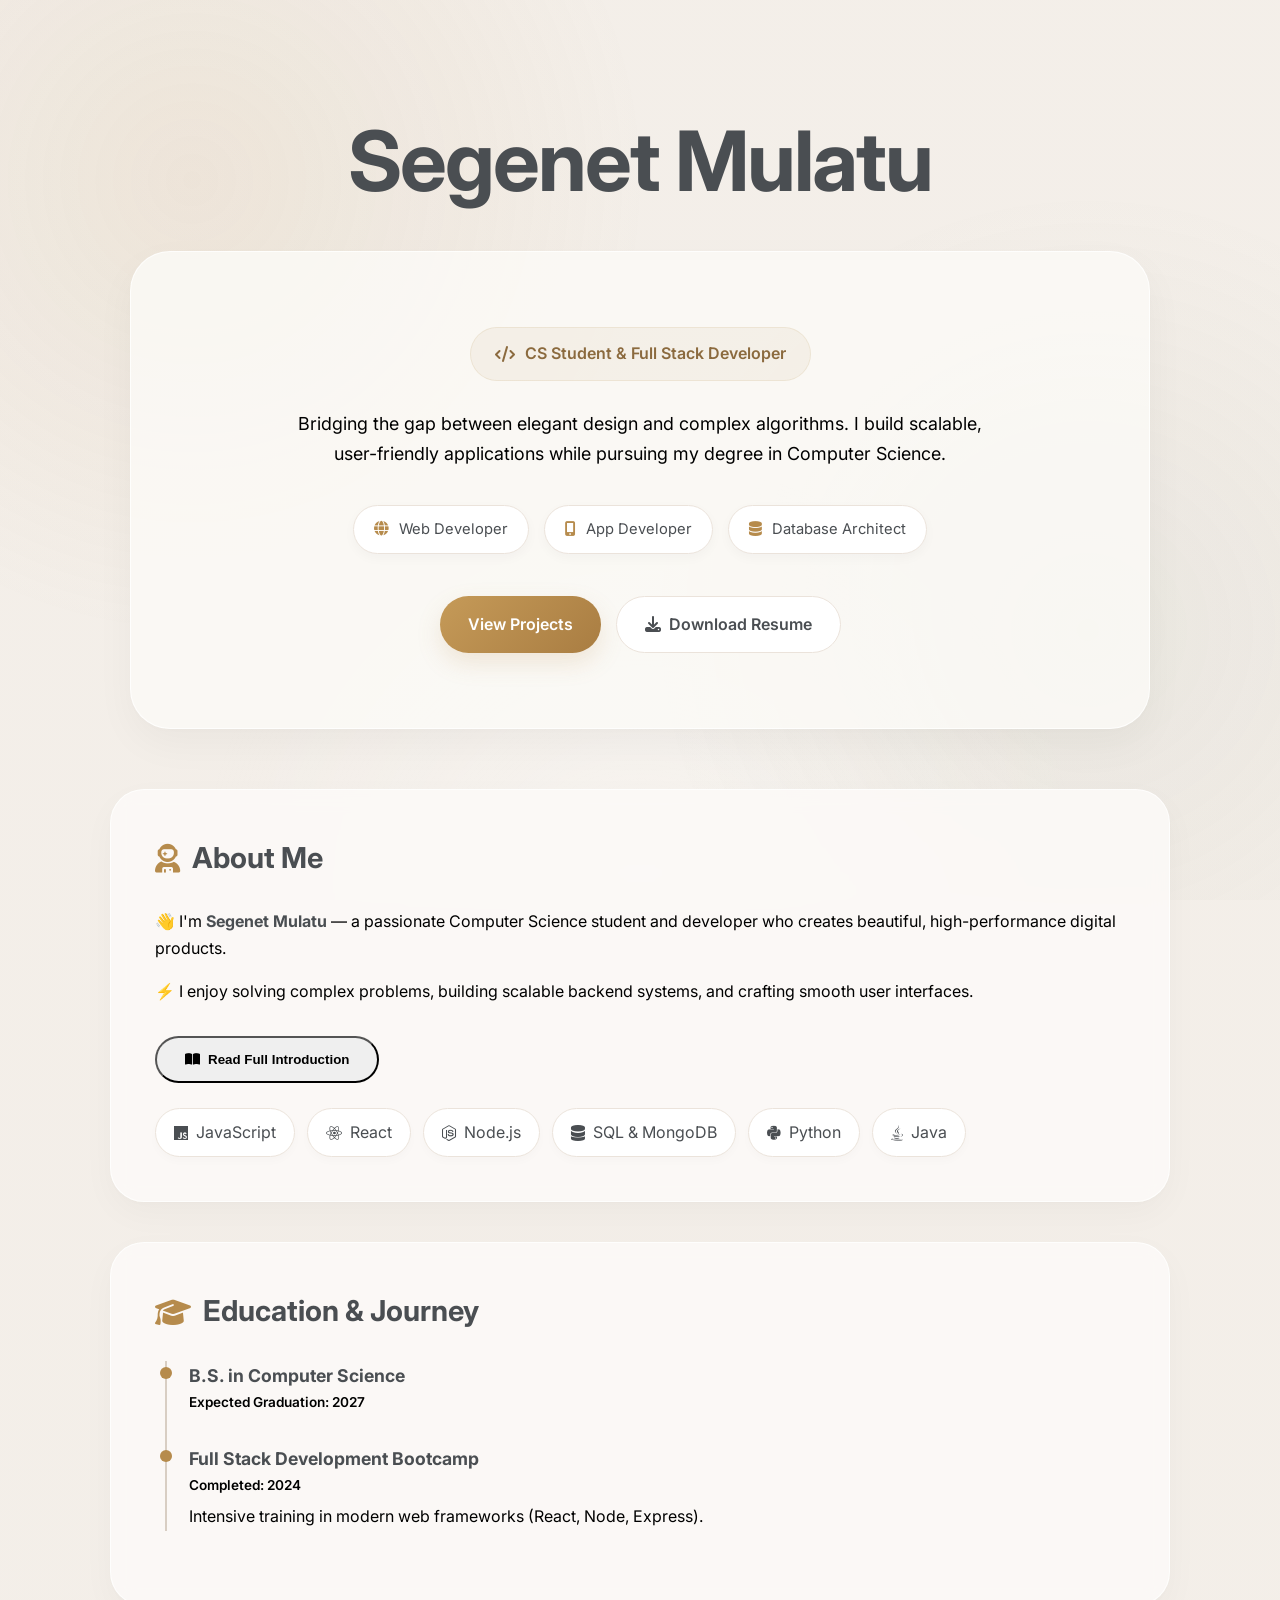
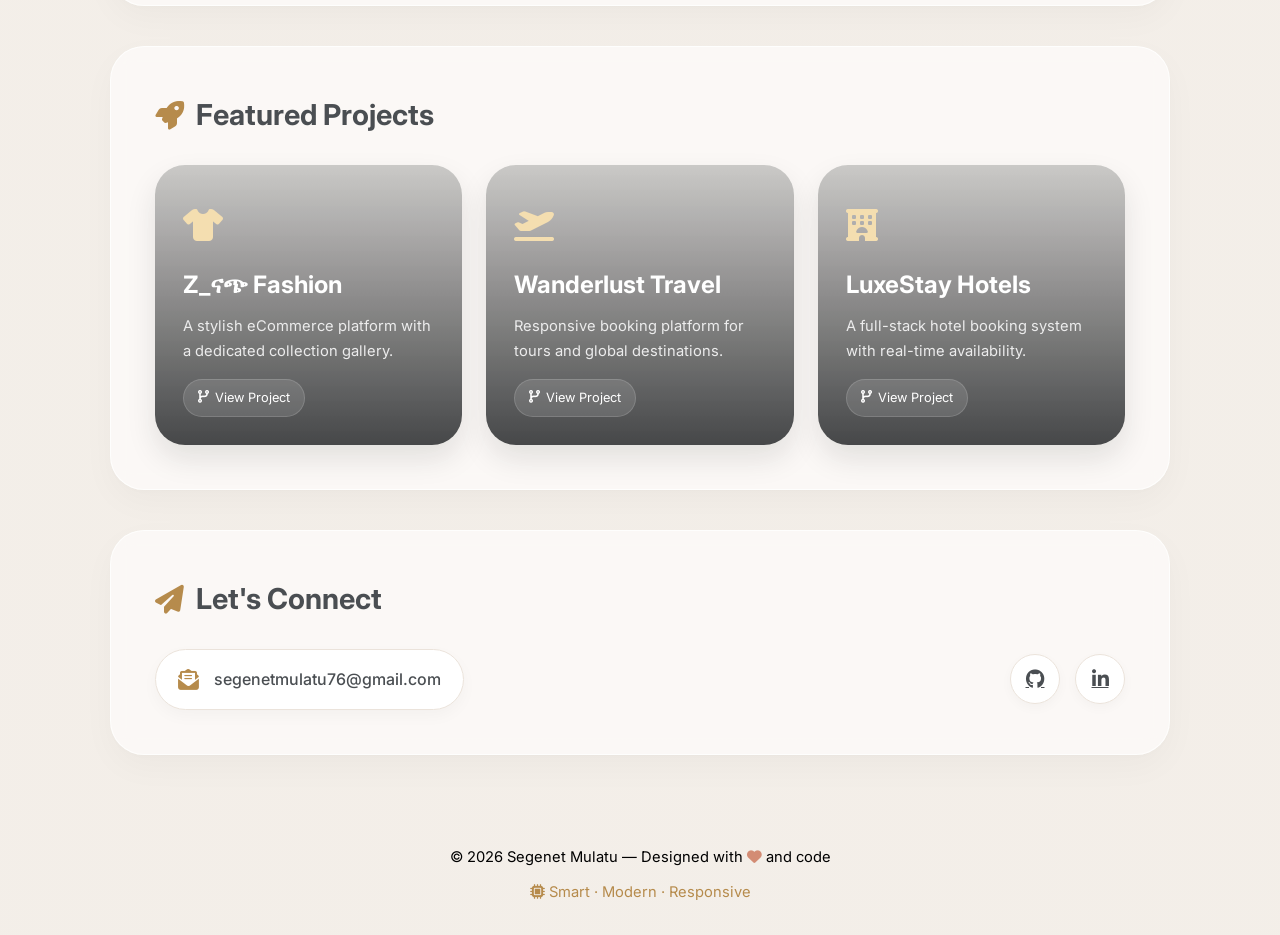
<file: index.html>
<!DOCTYPE html>
<html lang="en">
<head>
  <meta charset="UTF-8" />
  <meta name="viewport" content="width=device-width, initial-scale=1.0, viewport-fit=cover" />
  <title>Segenet Mulatu | Portfolio</title>

  <!-- Google Font -->
  <link rel="preconnect" href="https://fonts.googleapis.com" />
  <link rel="preconnect" href="https://fonts.gstatic.com" crossorigin />
  <link href="https://fonts.googleapis.com/css2?family=Inter:wght@300;400;500;600;700&display=swap" rel="stylesheet" />

  <!-- Font Awesome -->
  <link rel="stylesheet" href="https://cdnjs.cloudflare.com/ajax/libs/font-awesome/6.5.1/css/all.min.css" />

  <!-- CSS -->
  <link rel="stylesheet" href="styles.css" />
</head>

<body>

  <!-- Background Glow -->
  <div class="bg-glow"></div>

  <!-- Main Wrapper -->
  <div class="wrapper">

    <!-- HERO -->
    <header class="hero fade-up">
      <h1>Segenet Mulatu</h1>
      
      <div class="hero-content">
        <div class="hero-badge">
          <i class="fas fa-code"></i>
          CS Student & Full Stack Developer
        </div>

        <p class="hero-description">
          Bridging the gap between elegant design and complex algorithms. I build scalable, user-friendly applications while pursuing my degree in Computer Science.
        </p>

        <div class="hero-tagline">
          <span><i class="fas fa-globe"></i> Web Developer</span>
          <span><i class="fas fa-mobile-screen-button"></i> App Developer</span>
          <span><i class="fas fa-database"></i> Database Architect</span>
        </div>

        <div class="hero-actions">
          <a href="#projects" class="btn btn-primary">View Projects</a>
          <a href="#" class="btn btn-outline"><i class="fas fa-download"></i> Download Resume</a>
        </div>
      </div>
    </header>

    <!-- ABOUT ME -->
    <section class="section-card fade-up delay-1">
      <h2><i class="fas fa-user-astronaut"></i> About Me</h2>
      
      <div class="about-text">
        <p>👋 I'm <strong>Segenet Mulatu</strong> — a passionate Computer Science student and developer who creates beautiful, high-performance digital products.</p>
        <p>⚡ I enjoy solving complex problems, building scalable backend systems, and crafting smooth user interfaces.</p>
        
        <button id="about-btn" class="btn btn-secondary" style="margin-top: 15px;">
          <i class="fas fa-book-open"></i> Read Full Introduction
        </button>
      </div>

      <!-- Skills -->
      <div class="skill-chips">
        <span class="skill-chip"><i class="fab fa-js"></i> JavaScript</span>
        <span class="skill-chip"><i class="fab fa-react"></i> React</span>
        <span class="skill-chip"><i class="fab fa-node-js"></i> Node.js</span>
        <span class="skill-chip"><i class="fas fa-database"></i> SQL & MongoDB</span>
        <span class="skill-chip"><i class="fab fa-python"></i> Python</span>
        <span class="skill-chip"><i class="fab fa-java"></i> Java</span>
      </div>
    </section>

    <!-- EDUCATION & EXPERIENCE (New for CS Student) -->
    <section class="section-card fade-up delay-2">
      <h2><i class="fas fa-graduation-cap"></i> Education & Journey</h2>
      <div class="timeline">
        <div class="timeline-item">
          <h4>B.S. in Computer Science</h4>
          <p class="timeline-date">Expected Graduation: 2027</p>
          
        </div>
        <div class="timeline-item">
          <h4>Full Stack Development Bootcamp</h4>
          <p class="timeline-date">Completed: 2024</p>
          <p>Intensive training in modern web frameworks (React, Node, Express).</p>
        </div>
      </div>
    </section>

    <!-- PROJECTS SECTION -->
    <section id="projects" class="section-card fade-up delay-2">
      <h2><i class="fas fa-rocket"></i> Featured Projects</h2>
      <div class="project-grid">
        <!-- Project 1 -->
        <a href="fashion.html" class="project-link">
          <article class="project-item proj-fashion">
            <div class="project-overlay"></div>
            <div class="project-content">
              <div class="project-icon"><i class="fas fa-shirt"></i></div>
              <h3>Z_ናጭ Fashion</h3>
              <p>A stylish eCommerce platform with a dedicated collection gallery.</p>
              <span class="project-tag"><i class="fas fa-code-branch"></i> View Project</span>
            </div>
          </article>
        </a>

        <!-- Project 2 -->
        <a href="travel.html" class="project-link">
          <article class="project-item proj-travel">
            <div class="project-overlay"></div>
            <div class="project-content">
              <div class="project-icon"><i class="fas fa-plane-departure"></i></div>
              <h3>Wanderlust Travel</h3>
              <p>Responsive booking platform for tours and global destinations.</p>
              <span class="project-tag"><i class="fas fa-code-branch"></i> View Project</span>
            </div>
          </article>
        </a>

        <!-- Project 3 -->
        <a href="hotel.html" class="project-link">
          <article class="project-item proj-hotel">
            <div class="project-overlay"></div>
            <div class="project-content">
              <div class="project-icon"><i class="fas fa-hotel"></i></div>
              <h3>LuxeStay Hotels</h3>
              <p>A full-stack hotel booking system with real-time availability.</p>
              <span class="project-tag"><i class="fas fa-code-branch"></i> View Project</span>
            </div>
          </article>
        </a>

      </div>
    </section>
  
    <!-- CONTACT -->
    <section class="section-card fade-up delay-3">
      <h2><i class="fas fa-paper-plane"></i> Let's Connect</h2>
      <div class="contact-flex">
        <div class="contact-email">
          <i class="fas fa-envelope-open-text"></i>
          <a href="mailto:segenetmulatu76@gmail.com">segenetmulatu76@gmail.com</a>
        </div>
        <div class="social-links">
          <a href="#" aria-label="GitHub"><i class="fab fa-github"></i></a>
          <a href="https://www.linkedin.com/in/segenet-mulatu-8b62453a6" target="_blank" aria-label="LinkedIn"><i class="fab fa-linkedin-in"></i></a>
        </div>
      </div>
    </section>

    <!-- FOOTER -->
    <footer>
      <p>© 2026 Segenet Mulatu — Designed with <i class="fas fa-heart heart-icon"></i> and code</p>
      <p class="footer-tagline"><i class="fas fa-microchip"></i> Smart · Modern · Responsive</p>
    </footer>

  </div>

  <!-- ABOUT ME MODAL -->
  <div id="about-modal" class="modal">
    <div class="modal-content">
      <span class="close-btn">&times;</span>
      <h2>My Coding Journey</h2>
      <p>Ever since I wrote my first "Hello World", I've been captivated by the power of code. As a Computer Science student, I don't just build websites; I focus on the underlying architecture, writing clean, reusable, and efficient code.</p>
      <p>Beyond the classroom, I spend my time exploring cloud computing, contributing to open-source, and solving algorithmic challenges. My goal is to build software that positively impacts people's lives.</p>
      <p><strong>Core Competencies:</strong> Data Structures, System Design, RESTful APIs, Agile Methodologies.</p>
    </div>
  </div>

  <!-- JavaScript for Modal Interactivity -->
  <script>
    const modal = document.getElementById("about-modal");
    const btn = document.getElementById("about-btn");
    const span = document.getElementsByClassName("close-btn")[0];

    btn.onclick = function() { modal.style.display = "flex"; }
    span.onclick = function() { modal.style.display = "none"; }
    window.onclick = function(event) {
      if (event.target == modal) { modal.style.display = "none"; }
    }
  </script>

</body>
</html>
</file>
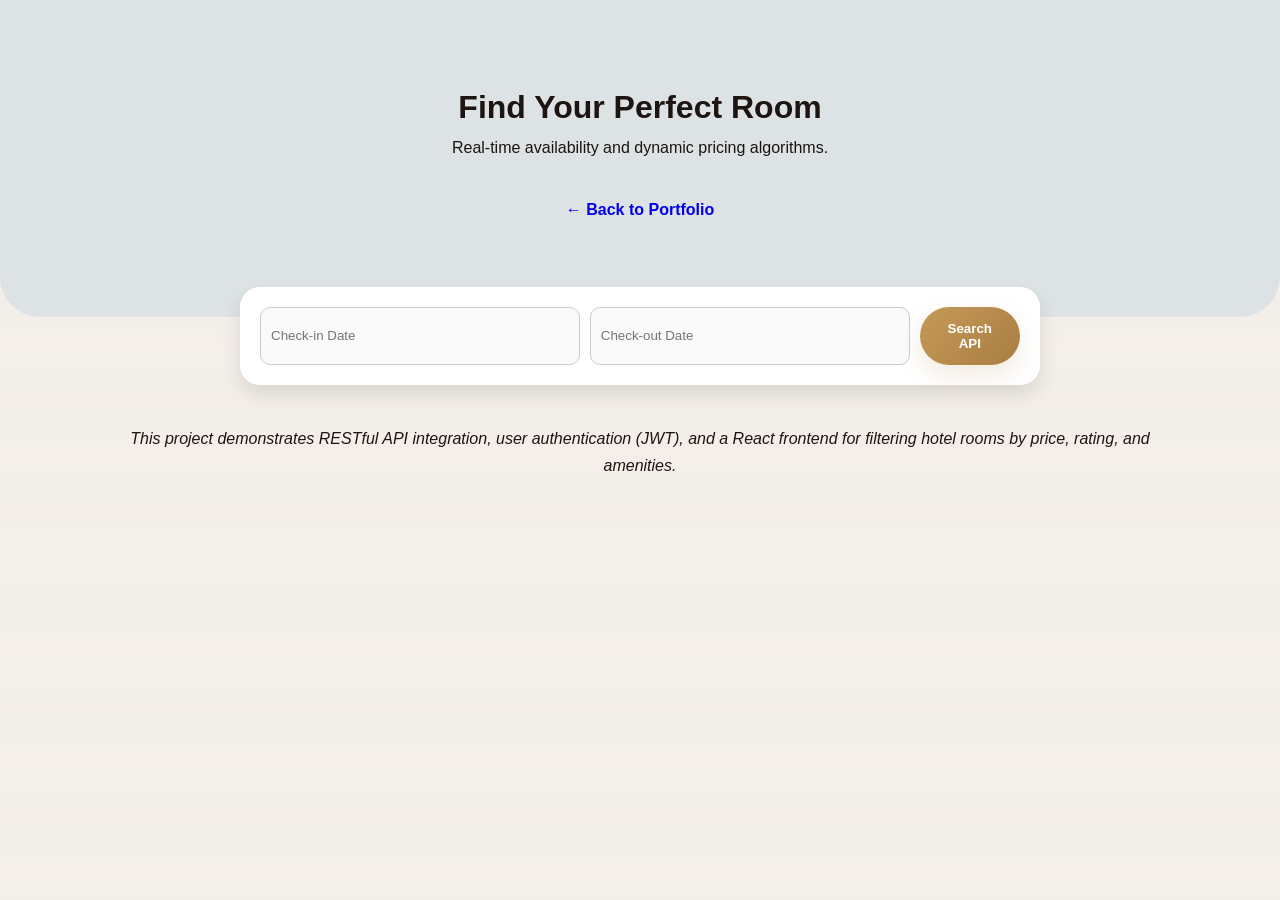
<file: hotel.html>
<!DOCTYPE html>
<html lang="en">
<head>
  <meta charset="UTF-8">
  <title>LuxeStay Hotel Booking</title>
  <link rel="stylesheet" href="styles.css" />
  <style>
    .hotel-hero { text-align: center; padding: 80px 20px; background: #DDE2E5; border-radius: 0 0 40px 40px;}
    .search-bar { background: white; padding: 20px; border-radius: 20px; max-width: 800px; margin: -30px auto 40px; box-shadow: 0 10px 20px rgba(0,0,0,0.1); display: flex; gap: 10px; justify-content: center;}
    .search-bar input { padding: 10px; border: 1px solid #ccc; border-radius: 10px; width: 100%;}
  </style>
</head>
<body>
  <div class="hotel-hero">
    <h1>Find Your Perfect Room</h1>
    <p>Real-time availability and dynamic pricing algorithms.</p>
    <a href="index.html" class="btn btn-secondary" style="margin-top:20px;">&larr; Back to Portfolio</a>
  </div>
  
  <div class="search-bar">
    <input type="text" placeholder="Check-in Date" disabled>
    <input type="text" placeholder="Check-out Date" disabled>
    <button class="btn btn-primary">Search API</button>
  </div>

  <div class="wrapper" style="text-align: center; padding-bottom: 50px;">
    <p><em>This project demonstrates RESTful API integration, user authentication (JWT), and a React frontend for filtering hotel rooms by price, rating, and amenities.</em></p>
  </div>
</body>
</html>
</file>
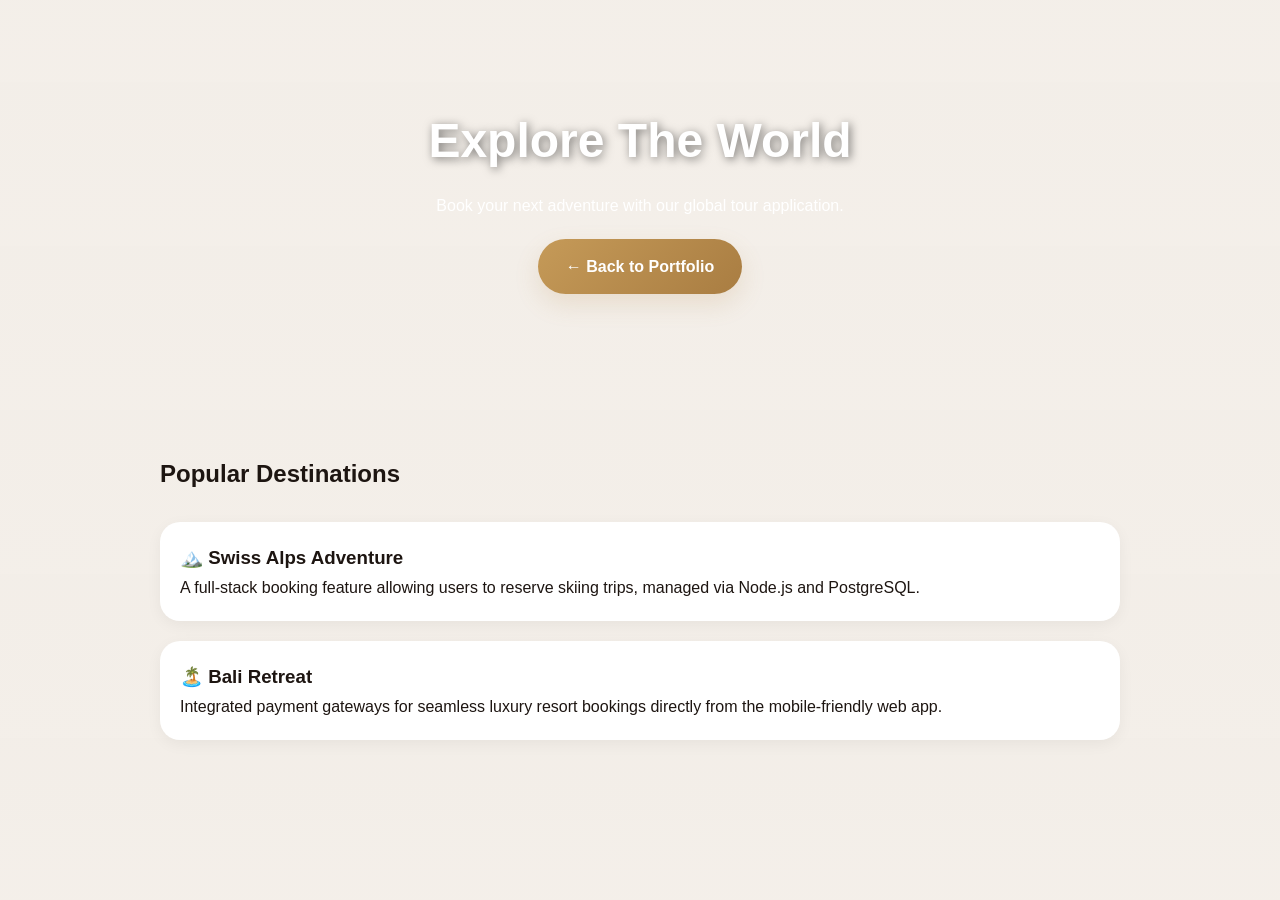
<file: travel.html>
<!DOCTYPE html>
<html lang="en">
<head>
  <meta charset="UTF-8">
  <title>Wanderlust Travel</title>
  <link rel="stylesheet" href="styles.css" />
  <style>
    .travel-hero { background: url('https://images.unsplash.com/photo-1436491865332-7a61a109cc05?auto=format&fit=crop&w=1200&q=80') center/cover; color: white; padding: 100px 20px; text-align: center; border-radius: 0 0 40px 40px;}
    .travel-hero h1 { font-size: 3rem; margin-bottom: 10px; text-shadow: 2px 2px 10px rgba(0,0,0,0.5); color:white;}
    .destinations { max-width: 1000px; margin: 40px auto; padding: 20px; }
    .card { background: white; padding: 20px; border-radius: 20px; box-shadow: 0 4px 15px rgba(0,0,0,0.05); margin-bottom: 20px; }
  </style>
</head>
<body>
  <div class="travel-hero">
    <h1>Explore The World</h1>
    <p>Book your next adventure with our global tour application.</p>
    <a href="index.html" class="btn btn-primary" style="margin-top: 20px;">&larr; Back to Portfolio</a>
  </div>
  <div class="destinations">
    <h2>Popular Destinations</h2><br>
    <div class="card">
      <h3>🏔️ Swiss Alps Adventure</h3>
      <p>A full-stack booking feature allowing users to reserve skiing trips, managed via Node.js and PostgreSQL.</p>
    </div>
    <div class="card">
      <h3>🏝️ Bali Retreat</h3>
      <p>Integrated payment gateways for seamless luxury resort bookings directly from the mobile-friendly web app.</p>
    </div>
  </div>
</body>
</html>
</file>
<file: styles.css>
*{
  margin:0;
  padding:0;
  box-sizing:border-box;
}
 

:root{

  /* BACKGROUNDS */
  --bg-color:#5D4537;          /* warm ivory */
  --card-bg:#C0AC99;           /* luxury cream */

  /* TEXT */
  --text:#1D1511;              /* charcoal */
  --muted:#000000;             /* soft gray */

  /* PRIMARY COLORS */
  --primary:#b68b4c;           /* muted gold */
  --primary-dark:#8b6a3e;      /* deep gold */

  /* WARM NEUTRALS */
  --taupe:#c7b8aa;
  --greige:#d8cec3;
  --cream:#fffdf9;

  /* DARK TONES */
  --slate:#4a4e52;
  --slate-light:#62676d;

  /* ACCENTS */
  --walnut:#5a4637;
  --sage:#7e8c75;

  /* BORDERS */
  --border:#ebe3db;

  /* EFFECTS */
  --shadow:rgba(0,0,0,0.05);
}


body{

  font-family:"Inter",sans-serif;

  background:
    linear-gradient(
      rgba(243,238,232,0.96),
      rgba(243,238,232,0.98)
    );

  color:var(--text);

  line-height:1.7;

  overflow-x:hidden;

  -webkit-font-smoothing:antialiased;
}


/* =========================================================
   BACKGROUND GLOW
========================================================= */

.bg-glow{

  position:fixed;
  inset:0;

  z-index:0;

  pointer-events:none;

  background:
    radial-gradient(
      circle at 15% 20%,
      rgba(182,139,76,0.10),
      transparent 35%
    ),

    radial-gradient(
      circle at 85% 70%,
      rgba(126,140,117,0.08),
      transparent 35%
    ),

    radial-gradient(
      circle at 50% 100%,
      rgba(255,255,255,0.35),
      transparent 40%
    );
}


/* =========================================================
   WRAPPER
========================================================= */

.wrapper{

  width:100%;
  max-width:1100px;

  margin:auto;

  padding:0 20px;

  position:relative;

  z-index:2;
}


/* =========================================================
   HERO
========================================================= */

.hero{

  padding:90px 20px 60px;

  text-align:center;
}

.hero-content{

  background:rgba(252,250,247,0.82);

  backdrop-filter:blur(14px);

  border:1px solid rgba(255,255,255,0.8);

  border-radius:40px;

  padding:75px 40px;

  box-shadow:
    0 15px 40px rgba(0,0,0,0.04),
    0 2px 8px rgba(0,0,0,0.02);
}


/* =========================================================
   HERO TEXT
========================================================= */

.hero h1{

  font-size:clamp(3rem,8vw,5.2rem);

  font-weight:700;

  letter-spacing:-2px;

  color:var(--slate);

  margin-bottom:20px;
}

.hero-description{

  max-width:720px;

  margin:auto;

  color:var(--muted);

  font-size:1.12rem;
}


/* =========================================================
   HERO BADGE
========================================================= */

.hero-badge{

  display:inline-flex;

  align-items:center;

  gap:10px;

  background:rgba(182,139,76,0.08);

  border:1px solid rgba(182,139,76,0.12);

  color:var(--primary-dark);

  padding:12px 24px;

  border-radius:999px;

  font-weight:600;

  margin-bottom:28px;
}


/* =========================================================
   HERO TAGS
========================================================= */

.hero-tagline{

  margin-top:35px;

  display:flex;

  justify-content:center;

  gap:15px;

  flex-wrap:wrap;
}

.hero-tagline span{

  background:white;

  border:1px solid var(--border);

  color:var(--slate);

  padding:11px 20px;

  border-radius:999px;

  font-size:0.92rem;

  box-shadow:0 4px 12px rgba(0,0,0,0.03);
}

.hero-tagline i{

  color:var(--primary);

  margin-right:6px;
}


/* =========================================================
   BUTTONS
========================================================= */

.hero-actions{

  margin-top:42px;

  display:flex;

  justify-content:center;

  gap:15px;

  flex-wrap:wrap;
}

.btn{

  padding:14px 28px;

  border-radius:999px;

  font-weight:600;

  cursor:pointer;

  text-decoration:none;

  transition:0.35s ease;

  display:inline-flex;

  align-items:center;

  gap:8px;
}

.btn-primary{

  background:linear-gradient(
    135deg,
    #c59a58,
    #a97d42
  );

  color:white;

  border:none;

  box-shadow:0 10px 24px rgba(182,139,76,0.18);
}

.btn-primary:hover{

  transform:translateY(-4px);

  box-shadow:0 14px 30px rgba(182,139,76,0.25);
}

.btn-outline{

  background:white;

  border:1px solid var(--border);

  color:var(--slate);
}

.btn-outline:hover{

  background:var(--slate);

  color:white;
}


/* =========================================================
   SECTION CARDS
========================================================= */

.section-card{

  background:rgba(252,250,247,0.88);

  backdrop-filter:blur(10px);

  border:1px solid rgba(255,255,255,0.8);

  border-radius:34px;

  padding:44px;

  margin-bottom:40px;

  transition:0.35s ease;

  box-shadow:
    0 12px 34px rgba(0,0,0,0.03),
    0 2px 8px rgba(0,0,0,0.02);
}

.section-card:hover{

  transform:translateY(-5px);

  box-shadow:
    0 18px 40px rgba(0,0,0,0.05),
    0 2px 8px rgba(0,0,0,0.03);
}

.section-card h2{

  display:flex;

  align-items:center;

  gap:12px;

  margin-bottom:25px;

  font-size:1.8rem;

  color:var(--slate);
}

.section-card h2 i{

  color:var(--primary);
}


/* =========================================================
   ABOUT
========================================================= */

.about-text p{

  margin-bottom:16px;

  color:var(--muted);
}

.about-text strong{

  color:var(--slate);
}


/* =========================================================
   SKILLS
========================================================= */

.skill-chips{

  margin-top:25px;

  display:flex;

  flex-wrap:wrap;

  gap:12px;
}

.skill-chip{

  display:inline-flex;

  align-items:center;

  gap:8px;

  background:white;

  border:1px solid var(--border);

  color:var(--slate);

  border-radius:999px;

  padding:10px 18px;

  transition:0.3s ease;

  box-shadow:0 4px 10px rgba(0,0,0,0.02);
}

.skill-chip:hover{

  background:rgba(182,139,76,0.08);

  border-color:rgba(182,139,76,0.25);

  transform:translateY(-2px);
}


/* =========================================================
   TIMELINE
========================================================= */

.timeline{

  border-left:2px solid var(--greige);

  padding-left:22px;

  margin-left:10px;
}

.timeline-item{

  margin-bottom:30px;

  position:relative;
}

.timeline-item::before{

  content:"";

  position:absolute;

  left:-29px;

  top:6px;

  width:12px;

  height:12px;

  border-radius:50%;

  background:var(--primary);
}

.timeline-item h4{

  color:var(--slate);

  font-size:1.1rem;
}

.timeline-date{

  color:var(--primary-dark);

  font-size:0.85rem;

  margin-bottom:6px;

  font-weight:600;
}

.timeline-item p{

  color:var(--muted);
}


/* =========================================================
   PROJECTS
   (UNCHANGED BACKGROUNDS)
========================================================= */

.project-grid{

  display:grid;

  grid-template-columns:repeat(auto-fit,minmax(280px,1fr));

  gap:24px;
}

.project-link{

  text-decoration:none;

  color:inherit;
}

.project-item{

  border-radius:30px;

  min-height:280px;

  position:relative;

  overflow:hidden;

  background-size:cover;

  background-position:center;

  transition:0.4s ease;

  box-shadow:0 14px 30px rgba(0,0,0,0.10);
}

.project-item:hover{

  transform:translateY(-8px) scale(1.01);

  box-shadow:0 24px 48px rgba(0,0,0,0.18);
}

/* ORIGINAL PROJECT IMAGES */

.proj-fashion{
  background-image:url('https://images.unsplash.com/photo-1483985988355-763728e1935b?auto=format&fit=crop&w=800&q=80');
}

.proj-travel{
  background-image:url('https://images.unsplash.com/photo-1436491865332-7a61a109cc05?auto=format&fit=crop&w=800&q=80');
}

.proj-hotel{
  background-image:url('https://images.unsplash.com/photo-1566073771259-6a8506099945?auto=format&fit=crop&w=800&q=80');
}

.project-overlay{

  position:absolute;

  inset:0;

  background:
    linear-gradient(
      to top,
      rgba(30,32,34,0.82),
      rgba(30,32,34,0.22)
    );
}

.project-item:hover .project-overlay{

  background:
    linear-gradient(
      to top,
      rgba(30,32,34,0.90),
      rgba(30,32,34,0.32)
    );
}

.project-content{

  position:absolute;

  bottom:0;

  padding:28px;

  width:100%;
}

.project-icon{

  font-size:2rem;

  color:#f4deb0;

  margin-bottom:12px;
}

.project-content h3{

  color:white;

  font-size:1.5rem;

  margin-bottom:8px;
}

.project-content p{

  color:#ececec;

  margin-bottom:15px;

  font-size:0.92rem;
}

.project-tag{

  display:inline-flex;

  align-items:center;

  gap:6px;

  padding:7px 14px;

  border-radius:999px;

  background:rgba(255,255,255,0.12);

  border:1px solid rgba(255,255,255,0.15);

  color:white;

  font-size:0.8rem;
}


/* =========================================================
   CONTACT
========================================================= */

.contact-flex{

  display:flex;

  justify-content:space-between;

  align-items:center;

  gap:24px;

  flex-wrap:wrap;
}

.contact-email{

  display:flex;

  align-items:center;

  gap:15px;

  background:white;

  border:1px solid var(--border);

  padding:16px 22px;

  border-radius:999px;

  box-shadow:0 6px 16px rgba(0,0,0,0.03);
}

.contact-email i{

  color:var(--primary);

  font-size:1.3rem;
}

.contact-email a{

  color:var(--slate);

  text-decoration:none;

  font-weight:500;
}

.contact-email a:hover{

  color:var(--primary-dark);
}


/* =========================================================
   SOCIAL ICONS
========================================================= */

.social-links{

  display:flex;

  gap:15px;
}

.social-links a{

  width:50px;

  height:50px;

  display:flex;

  align-items:center;

  justify-content:center;

  border-radius:50%;

  background:white;

  color:var(--slate);

  border:1px solid var(--border);

  font-size:1.2rem;

  transition:0.35s ease;

  box-shadow:0 4px 12px rgba(0,0,0,0.03);
}

.social-links a:hover{

  background:linear-gradient(
    135deg,
    #c59a58,
    #a97d42
  );

  color:white;

  transform:translateY(-4px);
}


/* =========================================================
   FOOTER
========================================================= */

footer{

  text-align:center;

  padding:50px 0 30px;

  color:var(--muted);

  font-size:0.92rem;
}

.footer-tagline{

  margin-top:10px;

  color:var(--primary);
}

.heart-icon{

  color:#d38c74;
}


/* =========================================================
   MODAL
========================================================= */

.modal{

  display:none;

  position:fixed;

  inset:0;

  background:rgba(47,47,47,0.42);

  z-index:100;

  justify-content:center;

  align-items:center;

  backdrop-filter:blur(6px);
}

.modal-content{

  background:var(--cream);

  width:90%;

  max-width:520px;

  padding:35px;

  border-radius:28px;

  position:relative;

  border:1px solid rgba(255,255,255,0.8);

  box-shadow:0 25px 50px rgba(0,0,0,0.08);
}

.modal-content h2{

  color:var(--slate);

  margin-bottom:15px;
}

.modal-content p{

  color:var(--muted);

  margin-bottom:15px;
}

.close-btn{

  position:absolute;

  top:18px;

  right:24px;

  font-size:1.5rem;

  color:var(--muted);

  cursor:pointer;
}

.close-btn:hover{

  color:var(--slate);
}


/* =========================================================
   ANIMATIONS
========================================================= */

.fade-up{

  opacity:0;

  transform:translateY(20px);

  animation:fadeUp 0.8s ease forwards;
}

.delay-1{
  animation-delay:0.15s;
}

.delay-2{
  animation-delay:0.3s;
}

.delay-3{
  animation-delay:0.45s;
}

@keyframes fadeUp{

  to{
    opacity:1;
    transform:translateY(0);
  }
}


/* =========================================================
   RESPONSIVE
========================================================= */

@media (max-width:768px){

  .hero{
    padding-top:60px;
  }

  .hero-actions{
    flex-direction:column;
  }

  .contact-flex{
    flex-direction:column;
    align-items:stretch;
  }

  .social-links{
    justify-content:center;
  }

  .section-card{
    padding:30px;
  }

  .hero-content{
    padding:50px 25px;
  }
}
</file>
